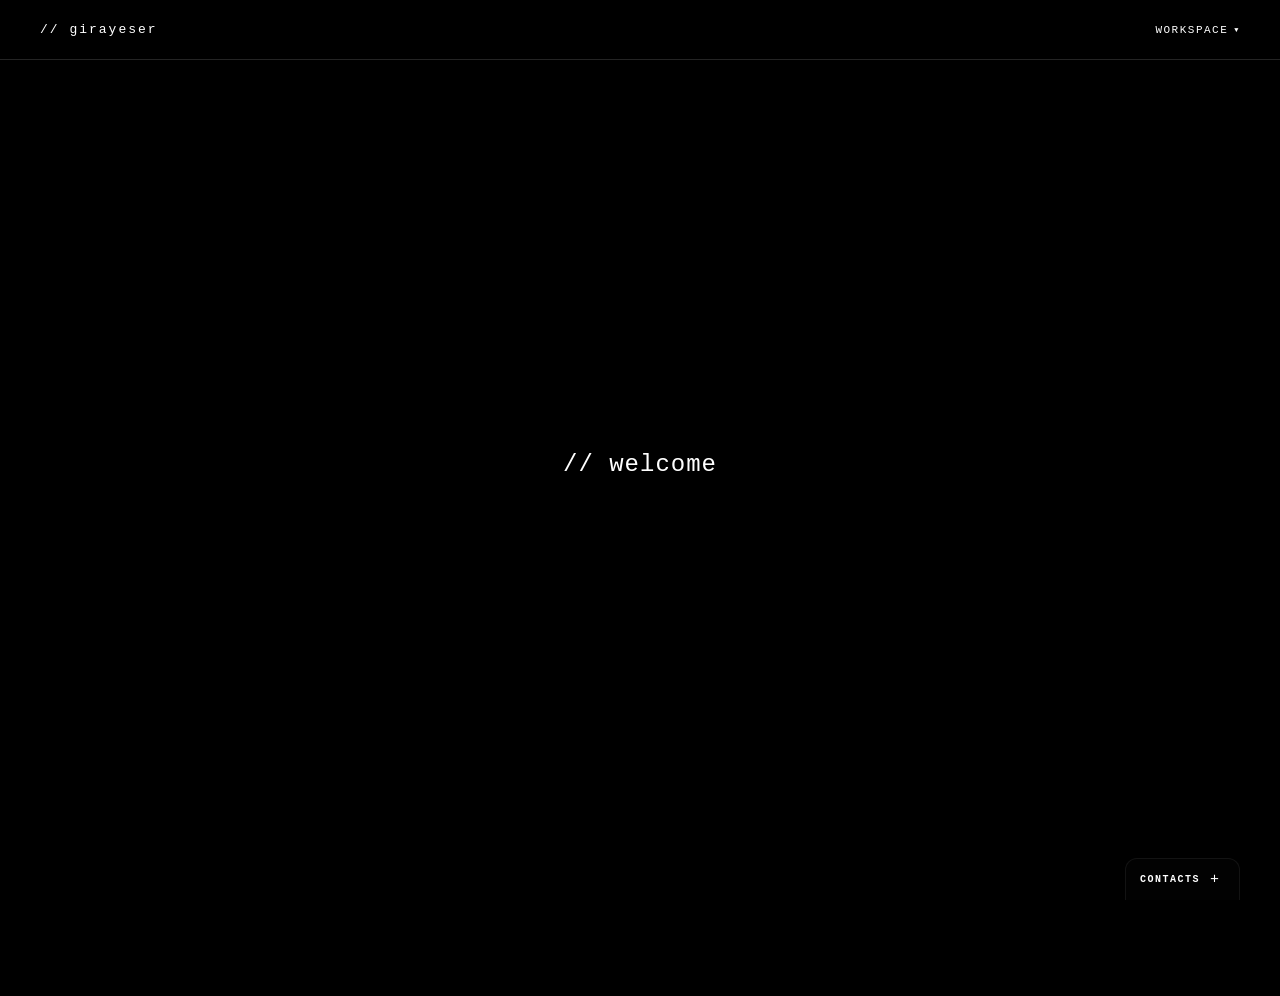
<file: index.html>
<!DOCTYPE html>
<html lang="en">
<head>
<meta charset="UTF-8">
<meta name="viewport" content="width=device-width, initial-scale=1.0">
<meta http-equiv="Content-Security-Policy" content="default-src 'self'; script-src 'self' 'unsafe-inline'; style-src 'self' 'unsafe-inline' https://fonts.googleapis.com; font-src 'self' https://fonts.gstatic.com; img-src 'self' data: https:;">
<meta http-equiv="X-Frame-Options" content="DENY">
<meta name="referrer" content="strict-origin-when-cross-origin">
<meta name="description" content="Giray Eser - Web Developer">
<title>Giray Eser</title>
<link href="https://fonts.googleapis.com/css2?family=Inter:wght@300;400;600;900&family=Space+Mono:wght@400;700&display=swap" rel="stylesheet">
<link rel="stylesheet" href="assets/shared.css">
<style>
/* HOME PAGE SPECIFIC */
.hero {
  min-height: 100vh;
  display: flex;
  align-items: center;
  justify-content: center;
  padding-top: 60px;
  position: relative;
  z-index: 1;
}

.hero-content {
  text-align: center;
  max-width: 800px;
}

.hero-subtitle {
  font-size: clamp(16px, 2vw, 24px);
  color: var(--accent);
  font-family: var(--mono);
  letter-spacing: 1px;
  margin-bottom: 32px;
  text-transform: uppercase;
}

.hero-description {
  font-size: 18px;
  color: var(--muted);
  line-height: 1.8;
  margin-bottom: 48px;
  max-width: 600px;
  margin-left: auto;
  margin-right: auto;
}

@media(max-width:640px) {
  .hero {
    min-height: auto;
    padding: 100px 0 80px;
  }
  
  .hero-description {
    margin-bottom: 32px;
    font-size: 14px;
  }
}
</style>
</head>
<body>
<canvas id="stars"></canvas>

<nav>
  <div class="nav-logo" onclick="window.location.href='index.html'">// girayeser</div>
  <div class="nav-right">
    <div class="workspace-dropdown">
      <button class="dropdown-trigger" data-i18n="nav_workspace">workspace</button>
      <div class="dropdown-menu">
        <a href="webpages/portfolio.html" class="dropdown-item">Portfolio</a>
      </div>
    </div>

  </div>
</nav>

<div class="page">
  <div class="hero">
    <div class="hero-content reveal">
      <div class="hero-subtitle">// welcome</div>
    </div>
  </div>

  <div class="contact-drawer" id="contactDrawer">
    <div class="contact-list" id="contactList">
      <a href="https://www.linkedin.com/in/giray-eser-3a41232b4/" target="_blank" rel="noopener noreferrer" class="contact-link">
        <svg viewBox="0 0 24 24"><path d="M20.447 20.452h-3.554v-5.569c0-1.328-.027-3.037-1.852-3.037-1.853 0-2.136 1.445-2.136 2.939v5.667H9.351V9h3.414v1.561h.046c.477-.9 1.637-1.85 3.37-1.85 3.601 0 4.267 2.37 4.267 5.455v6.286zM5.337 7.433c-1.144 0-2.063-.926-2.063-2.065 0-1.138.92-2.063 2.063-2.063 1.14 0 2.064.925 2.064 2.063 0 1.139-.925 2.065-2.064 2.065zm1.782 13.019H3.555V9h3.564v11.452zM22.225 0H1.771C.792 0 0 .774 0 1.729v20.542C0 23.227.792 24 1.771 24h20.451C23.2 24 24 23.227 24 22.271V1.729C24 .774 23.2 0 22.225 0z"/></svg>
        LinkedIn
      </a>
      <a href="https://github.com/girayeser" target="_blank" rel="noopener noreferrer" class="contact-link">
        <svg viewBox="0 0 24 24"><path d="M12 .297c-6.63 0-12 5.373-12 12 0 5.303 3.438 9.8 8.205 11.385.6.113.82-.258.82-.577 0-.285-.01-1.04-.015-2.04-3.338.724-4.042-1.61-4.042-1.61C4.422 18.07 3.633 17.7 3.633 17.7c-1.087-.744.084-.729.084-.729 1.205.084 1.838 1.236 1.838 1.236 1.07 1.835 2.809 1.305 3.495.998.108-.776.417-1.305.76-1.605-2.665-.3-5.466-1.332-5.466-5.93 0-1.31.465-2.38 1.235-3.22-.135-.303-.54-1.523.105-3.176 0 0 1.005-.322 3.3 1.23.96-.267 1.98-.399 3-.405 1.02.006 2.04.138 3 .405 2.28-1.552 3.285-1.23 3.285-1.23.645 1.653.24 2.873.12 3.176.765.84 1.23 1.91 1.23 3.22 0 4.61-2.805 5.625-5.475 5.92.42.36.81 1.096.81 2.22 0 1.605-.015 2.896-.015 3.286 0 .315.21.69.825.57C20.565 22.092 24 17.592 24 12.297c0-6.627-5.373-12-12-12"/></svg>
        GitHub
      </a>
      <a href="https://www.instagram.com/girayeser/" target="_blank" rel="noopener noreferrer" class="contact-link">
        <svg viewBox="0 0 24 24"><path d="M12 2.163c3.204 0 3.584.012 4.85.07 3.252.148 4.771 1.691 4.919 4.919.058 1.265.069 1.645.069 4.849 0 3.205-.012 3.584-.069 4.849-.149 3.225-1.664 4.771-4.919 4.919-1.266.058-1.644.07-4.85.07-3.204 0-3.584-.012-4.849-.07-3.26-.149-4.771-1.699-4.919-4.92-.058-1.265-.07-1.644-.07-4.849 0-3.204.013-3.583.07-4.849.149-3.227 1.664-4.771 4.919-4.919 1.266-.057 1.645-.069 4.849-.069zm0-2.163c-3.259 0-3.667.014-4.947.072-4.358.2-6.78 2.618-6.98 6.98-.059 1.281-.073 1.689-.073 4.948 0 3.259.014 3.668.072 4.948.2 4.358 2.618 6.78 6.98 6.98 1.281.058 1.689.072 4.948.072 3.259 0 3.668-.014 4.948-.072 4.354-.2 6.782-2.618 6.979-6.98.059-1.28.073-1.689.073-4.948 0-3.259-.014-3.667-.072-4.947-.196-4.354-2.617-6.78-6.979-6.98-1.281-.059-1.69-.073-4.949-.073zM5.838 12a6.162 6.162 0 1 1 12.324 0 6.162 6.162 0 0 1-12.324 0zM12 16a4 4 0 1 1 0-8 4 4 0 0 1 0 8zm4.965-10.322a1.44 1.44 0 1 1 2.881.001 1.44 1.44 0 0 1-2.881-.001z"/></svg>
        Instagram
      </a>
    </div>
    <div class="drawer-trigger" onclick="toggleContacts()">
      <span id="contactText" data-i18n="drawer_contacts">Contacts</span>
      <span class="drawer-icon">+</span>
    </div>
  </div>
</div>

<script src="assets/shared.js"></script>
</body>
</html>
</file>
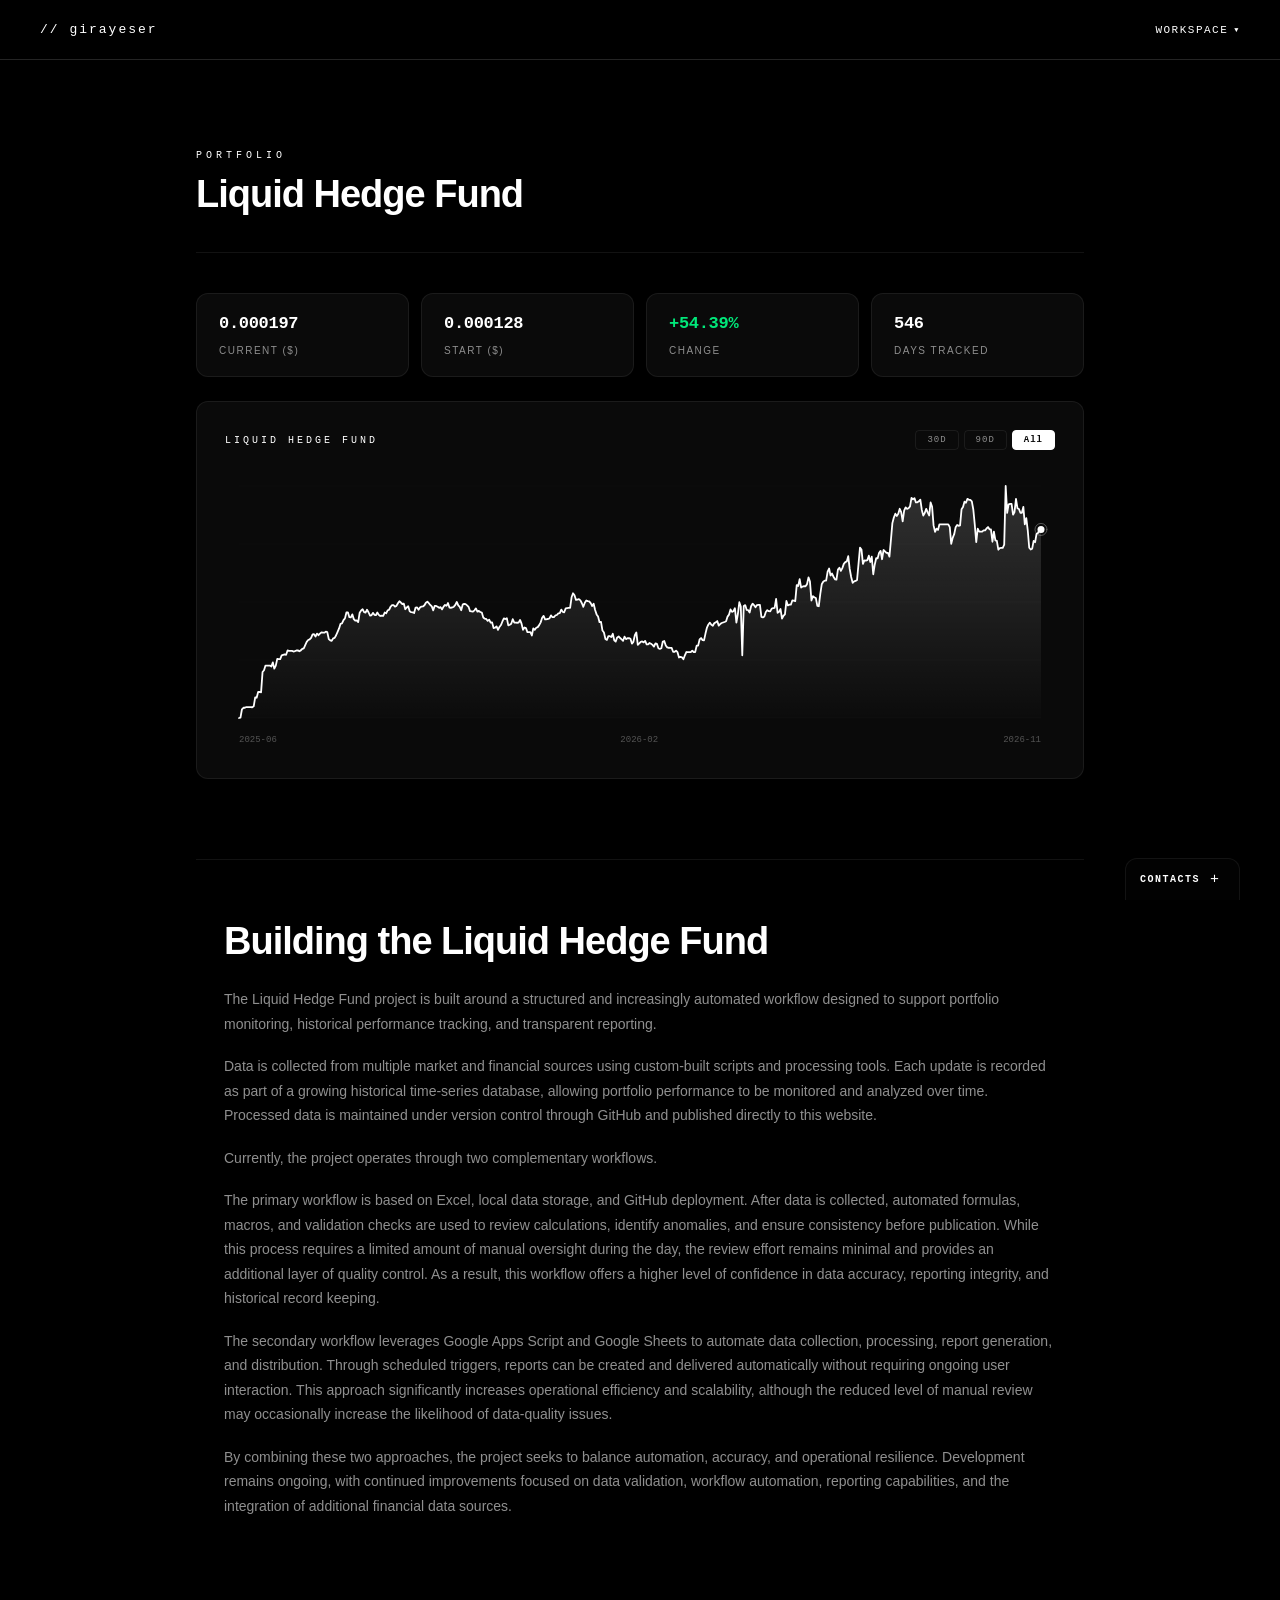
<file: webpages/portfolio.html>
<!DOCTYPE html>
<html lang="en">
<head>
<meta charset="UTF-8">
<meta name="viewport" content="width=device-width, initial-scale=1.0">
<meta http-equiv="Content-Security-Policy" content="default-src 'self'; script-src 'self' 'unsafe-inline'; style-src 'self' 'unsafe-inline' https://fonts.googleapis.com; font-src 'self' https://fonts.gstatic.com; img-src 'self' data: https:;">
<meta http-equiv="X-Frame-Options" content="DENY">
<meta name="referrer" content="strict-origin-when-cross-origin">
<meta name="description" content="Portfolio - Giray Eser">
<title>Portfolio - Giray Eser</title>
<link href="https://fonts.googleapis.com/css2?family=Inter:wght@300;400;600;900&family=Space+Mono:wght@400;700&display=swap" rel="stylesheet">
<link rel="stylesheet" href="../assets/shared.css">
<style>
/* PORTFOLIO HEADER */
.portfolio-header {
  padding-top: 150px;
  padding-bottom: 20px;
  margin-bottom: 0;
  border-bottom: 0.5px solid var(--border2);
}

.workspace {
  padding-top: 40px;
}

/* PORTFOLIO DESCRIPTION — reuses existing tokens only */
.portfolio-description {
  padding-top: 60px;
  padding-bottom: 40px;
  padding-left: var(--content-pad);
  padding-right: var(--content-pad);
  border-top: 0.5px solid var(--border2);
}

.portfolio-description .section-title {
  margin-bottom: 24px;
}

.portfolio-body-text {
  font-family: var(--font);
  font-size: 14px;
  line-height: 1.75;
  color: var(--muted);
  margin-bottom: 18px;
}

.portfolio-body-text:last-child {
  margin-bottom: 0;
}
</style>
</head>
<body>
<canvas id="stars"></canvas>

<nav>
  <div class="nav-logo" onclick="window.location.href='../index.html'">// girayeser</div>
  <div class="nav-right">
    <div class="workspace-dropdown">
      <button class="dropdown-trigger" data-i18n="nav_workspace">workspace</button>
      <div class="dropdown-menu">
        <a href="portfolio.html" class="dropdown-item active">Portfolio</a>
      </div>
    </div>

    </div></nav>

<div class="page">
  <div class="container">
    
    <div class="portfolio-header reveal">
      <div class="section-eyebrow">Portfolio</div>
      <div class="section-title">Liquid Hedge Fund</div>
    </div>

    <div class="workspace reveal">
      <div class="stat-row">
        <div class="stat-card">
          <div class="stat-val" id="statCurrent"><div class="dots"><span></span><span></span><span></span></div></div>
          <div class="stat-lbl">Current ($)</div>
        </div>
        <div class="stat-card">
          <div class="stat-val" id="statStart"><div class="dots"><span></span><span></span><span></span></div></div>
          <div class="stat-lbl">Start ($)</div>
        </div>
        <div class="stat-card">
          <div class="stat-val" id="statChange"><div class="dots"><span></span><span></span><span></span></div></div>
          <div class="stat-lbl">Change</div>
        </div>
        <div class="stat-card">
          <div class="stat-val" id="statDays"><div class="dots"><span></span><span></span><span></span></div></div>
          <div class="stat-lbl">Days tracked</div>
        </div>
      </div>

      <div class="chart-box">
        <div class="chart-toprow">
          <span class="chart-file-label">Liquid Hedge Fund</span>
          <div class="range-btns">
            <button class="range-btn" onclick="setRange(30)" data-range="30">30D</button>
            <button class="range-btn" onclick="setRange(90)" data-range="90">90D</button>
            <button class="range-btn active" onclick="setRange(0)" data-range="0">All</button>
          </div>
        </div>
        <div class="chart-wrap">
          <canvas id="mainchart"></canvas>
          <div class="chart-tip" id="chartTip"></div>
        </div>
      </div>
    </div>

    <div class="portfolio-description reveal">
      <div class="section-title">Building the Liquid Hedge Fund</div>
      <p class="portfolio-body-text">The Liquid Hedge Fund project is built around a structured and increasingly automated workflow designed to support portfolio monitoring, historical performance tracking, and transparent reporting.</p>
      <p class="portfolio-body-text">Data is collected from multiple market and financial sources using custom-built scripts and processing tools. Each update is recorded as part of a growing historical time-series database, allowing portfolio performance to be monitored and analyzed over time. Processed data is maintained under version control through GitHub and published directly to this website.</p>
      <p class="portfolio-body-text">Currently, the project operates through two complementary workflows.</p>
      <p class="portfolio-body-text">The primary workflow is based on Excel, local data storage, and GitHub deployment. After data is collected, automated formulas, macros, and validation checks are used to review calculations, identify anomalies, and ensure consistency before publication. While this process requires a limited amount of manual oversight during the day, the review effort remains minimal and provides an additional layer of quality control. As a result, this workflow offers a higher level of confidence in data accuracy, reporting integrity, and historical record keeping.</p>
      <p class="portfolio-body-text">The secondary workflow leverages Google Apps Script and Google Sheets to automate data collection, processing, report generation, and distribution. Through scheduled triggers, reports can be created and delivered automatically without requiring ongoing user interaction. This approach significantly increases operational efficiency and scalability, although the reduced level of manual review may occasionally increase the likelihood of data-quality issues.</p>
      <p class="portfolio-body-text">By combining these two approaches, the project seeks to balance automation, accuracy, and operational resilience. Development remains ongoing, with continued improvements focused on data validation, workflow automation, reporting capabilities, and the integration of additional financial data sources.</p>
    </div>

    <div class="contact-drawer" id="contactDrawer">
      <div class="contact-list" id="contactList">
        <a href="https://www.linkedin.com/in/giray-eser-3a41232b4/" target="_blank" rel="noopener noreferrer" class="contact-link">
          <svg viewBox="0 0 24 24"><path d="M20.447 20.452h-3.554v-5.569c0-1.328-.027-3.037-1.852-3.037-1.853 0-2.136 1.445-2.136 2.939v5.667H9.351V9h3.414v1.561h.046c.477-.9 1.637-1.85 3.37-1.85 3.601 0 4.267 2.37 4.267 5.455v6.286zM5.337 7.433c-1.144 0-2.063-.926-2.063-2.065 0-1.138.92-2.063 2.063-2.063 1.14 0 2.064.925 2.064 2.063 0 1.139-.925 2.065-2.064 2.065zm1.782 13.019H3.555V9h3.564v11.452zM22.225 0H1.771C.792 0 0 .774 0 1.729v20.542C0 23.227.792 24 1.771 24h20.451C23.2 24 24 23.227 24 22.271V1.729C24 .774 23.2 0 22.225 0z"/></svg>
          LinkedIn
        </a>
        <a href="https://github.com/girayeser" target="_blank" rel="noopener noreferrer" class="contact-link">
          <svg viewBox="0 0 24 24"><path d="M12 .297c-6.63 0-12 5.373-12 12 0 5.303 3.438 9.8 8.205 11.385.6.113.82-.258.82-.577 0-.285-.01-1.04-.015-2.04-3.338.724-4.042-1.61-4.042-1.61C4.422 18.07 3.633 17.7 3.633 17.7c-1.087-.744.084-.729.084-.729 1.205.084 1.838 1.236 1.838 1.236 1.07 1.835 2.809 1.305 3.495.998.108-.776.417-1.305.76-1.605-2.665-.3-5.466-1.332-5.466-5.93 0-1.31.465-2.38 1.235-3.22-.135-.303-.54-1.523.105-3.176 0 0 1.005-.322 3.3 1.23.96-.267 1.98-.399 3-.405 1.02.006 2.04.138 3 .405 2.28-1.552 3.285-1.23 3.285-1.23.645 1.653.24 2.873.12 3.176.765.84 1.23 1.91 1.23 3.22 0 4.61-2.805 5.625-5.475 5.92.42.36.81 1.096.81 2.22 0 1.605-.015 2.896-.015 3.286 0 .315.21.69.825.57C20.565 22.092 24 17.592 24 12.297c0-6.627-5.373-12-12-12"/></svg>
          GitHub
        </a>
        <a href="https://www.instagram.com/girayeser/" target="_blank" rel="noopener noreferrer" class="contact-link">
          <svg viewBox="0 0 24 24"><path d="M12 2.163c3.204 0 3.584.012 4.85.07 3.252.148 4.771 1.691 4.919 4.919.058 1.265.069 1.645.069 4.849 0 3.205-.012 3.584-.069 4.849-.149 3.225-1.664 4.771-4.919 4.919-1.266.058-1.644.07-4.85.07-3.204 0-3.584-.012-4.849-.07-3.26-.149-4.771-1.699-4.919-4.92-.058-1.265-.07-1.644-.07-4.849 0-3.204.013-3.583.07-4.849.149-3.227 1.664-4.771 4.919-4.919 1.266-.057 1.645-.069 4.849-.069zm0-2.163c-3.259 0-3.667.014-4.947.072-4.358.2-6.78 2.618-6.98 6.98-.059 1.281-.073 1.689-.073 4.948 0 3.259.014 3.668.072 4.948.2 4.358 2.618 6.78 6.98 6.98 1.281.058 1.689.072 4.948.072 3.259 0 3.668-.014 4.948-.072 4.354-.2 6.782-2.618 6.979-6.98.059-1.28.073-1.689.073-4.948 0-3.259-.014-3.667-.072-4.947-.196-4.354-2.617-6.78-6.979-6.98-1.281-.059-1.69-.073-4.949-.073zM5.838 12a6.162 6.162 0 1 1 12.324 0 6.162 6.162 0 0 1-12.324 0zM12 16a4 4 0 1 1 0-8 4 4 0 0 1 0 8zm4.965-10.322a1.44 1.44 0 1 1 2.881.001 1.44 1.44 0 0 1-2.881-.001z"/></svg>
          Instagram
        </a>
      </div>
      <div class="drawer-trigger" onclick="toggleContacts()">
        <span>Contacts</span>
        <span class="drawer-icon">+</span>
      </div>
    </div>

  </div>
</div>

<script src="../assets/shared.js"></script>
<script>
let allData=[];
let currentRange=0;

function formatValue(v){ if(Math.abs(v)>=1) return Number(v).toLocaleString(undefined,{maximumFractionDigits:4}); return Number(v).toPrecision(3);} 
const fmt=v=>{
  if(Math.abs(v)>=1000) return Number(v.toFixed(0)).toLocaleString();
  if(Math.abs(v)>=1)    return v.toFixed(4);
  return formatValue(v);
};
const fmtPct=p=>(p>=0?'+':'')+p.toFixed(2)+'%';
const getSlice=()=>currentRange>0?allData.slice(-currentRange):allData;

function renderStats(){
  if(!allData.length) return;
  const d=getSlice();
  const first=d[0].value,last=d[d.length-1].value;
  const pct=((last-first)/first)*100;
  document.getElementById('statCurrent').textContent=fmt(last);
  document.getElementById('statStart').textContent=fmt(first);
  const sc=document.getElementById('statChange');
  sc.textContent=fmtPct(pct);
  sc.className='stat-val '+(pct>=0?'up':'down');
  document.getElementById('statDays').textContent=allData.length;
}

function drawChart(){
  const canvas=document.getElementById('mainchart');
  const tip=document.getElementById('chartTip');
  const data=getSlice();
  if(!canvas||!data.length) return;

  const dpr=window.devicePixelRatio||1;
  const W=canvas.offsetWidth,H=280;
  canvas.width=W*dpr;canvas.height=H*dpr;
  canvas.style.width=W+'px';canvas.style.height=H+'px';
  const ctx=canvas.getContext('2d');
  ctx.setTransform(dpr,0,0,dpr,0,0);
  ctx.clearRect(0,0,W,H);

  const P={t:16,r:14,b:32,l:14};
  const cW=W-P.l-P.r,cH=H-P.t-P.b;
  const vals=data.map(d=>d.value);
  const min=Math.min(...vals),max=Math.max(...vals),rng=max-min||1;
  const toX=i=>P.l+(i/(data.length-1))*cW;
  const toY=v=>P.t+(1-(v-min)/rng)*cH;

  ctx.strokeStyle='rgba(255,255,255,0.035)';ctx.lineWidth=.5;
  [0,.25,.5,.75,1].forEach(t=>{
    const y=P.t+t*cH;
    ctx.beginPath();ctx.moveTo(P.l,y);ctx.lineTo(P.l+cW,y);ctx.stroke();
  });

  const grad=ctx.createLinearGradient(0,P.t,0,P.t+cH);
  grad.addColorStop(0,'rgba(255,255,255,0.16)');
  grad.addColorStop(1,'rgba(255,255,255,0.01)');
  ctx.beginPath();
  data.forEach((d,i)=>{const x=toX(i),y=toY(d.value);i===0?ctx.moveTo(x,y):ctx.lineTo(x,y);});
  ctx.lineTo(toX(data.length-1),P.t+cH);ctx.lineTo(P.l,P.t+cH);ctx.closePath();
  ctx.fillStyle=grad;ctx.fill();

  ctx.beginPath();
  data.forEach((d,i)=>{const x=toX(i),y=toY(d.value);i===0?ctx.moveTo(x,y):ctx.lineTo(x,y);});
  ctx.strokeStyle='#ffffff';ctx.lineWidth=1.8;ctx.lineJoin='round';ctx.lineCap='round';ctx.stroke();

  const lx=toX(data.length-1),ly=toY(data[data.length-1].value);
  ctx.beginPath();ctx.arc(lx,ly,3.5,0,Math.PI*2);ctx.fillStyle='#ffffff';ctx.fill();
  ctx.beginPath();ctx.arc(lx,ly,6,0,Math.PI*2);ctx.strokeStyle='rgba(255,255,255,0.3)';ctx.lineWidth=1;ctx.stroke();

  ctx.fillStyle='rgba(143,143,143,0.55)';ctx.font=`9px 'Space Mono',monospace`;
  [[0,'left'],[Math.floor((data.length-1)/2),'center'],[data.length-1,'right']].forEach(([i,a])=>{
    ctx.textAlign=a;
    const x=a==='left'?P.l:a==='right'?P.l+cW:toX(i);
    ctx.fillText(data[i].date.slice(0,7),x,H-8);
  });

  canvas._meta={P,cW,cH,data,toX,toY};
  canvas.onmousemove=e=>{
    const{P,cW,data,toX,toY}=canvas._meta;
    const rect=canvas.getBoundingClientRect();
    const mx=e.clientX-rect.left;
    if(mx<P.l||mx>P.l+cW){tip.style.display='none';return;}
    const idx=Math.round((mx-P.l)/cW*(data.length-1));
    const pt=data[Math.max(0,Math.min(idx,data.length-1))];
    const py=toY(pt.value);
    tip.style.display='block';
    tip.innerHTML=`<span style="color:var(--muted)">${pt.date}</span><br><span style="color:var(--accent);font-size:12px;font-weight:700">${fmt(pt.value)}</span>`;
    const pRect=canvas.parentElement.getBoundingClientRect();
    let tx=e.clientX-pRect.left+14;
    if(tx+160>pRect.width) tx=e.clientX-pRect.left-170;
    tip.style.left=tx+'px';
    tip.style.top=(py-18)+'px';
  };
  canvas.onmouseleave=()=>{tip.style.display='none';};
}

function setRange(n){
  currentRange=n;
  document.querySelectorAll('.range-btn').forEach(b=>
    b.classList.toggle('active',parseInt(b.dataset.range)===n)
  );
  renderStats();drawChart();
}

function sanitizeAndLoad(text) {
  const normalized = text
    .replace(/,\s*([}\]])/g, '$1')
    .replace(/"value"\s*:\s*\}/g, '"value":null}')
    .replace(/"value"\s*:\s*$/gm, '"value":null');

  const json = JSON.parse(normalized);
  const raw  = Array.isArray(json) ? json : (json.portfolio || json.data || []);

  const today = new Date();
  today.setHours(23, 59, 59, 999);

  return raw
    .filter(d =>
      d &&
      d.date &&
      d.value !== null &&
      d.value !== undefined &&
      d.value !== '' &&
      !isNaN(Number(d.value)) &&
      new Date(d.date) <= today
    )
    .map(d => ({
      date: d.date,
      value: Number(d.value)
    }));
}

function onDataLoaded(data) {
  allData = data;
  renderStats();
  drawChart();
  window.addEventListener('resize', drawChart);
}

function showDataError(err) {
  console.warn('portfolio.json:', err);
  ['statCurrent','statStart','statChange','statDays'].forEach(id => {
    document.getElementById(id).textContent = '—';
  });
  const box = document.querySelector('.chart-box');
  if (box) box.innerHTML = `
    <div style="padding:40px;text-align:center;color:var(--muted);font-family:var(--mono);font-size:11px;letter-spacing:1px;line-height:2.4">
      NO DATA<br><span style="opacity:.35;font-size:9px">portfolio.json could not be loaded</span>
    </div>`;
}

function loadPortfolioData() {
  const candidates = [
    new URL('../portfolio.json', window.location.href).href,
    new URL('/portfolio.json', window.location.href).href,
    'https://raw.githubusercontent.com/girayeser/girayeser.github.io/main/portfolio.json'
  ];

  const tryFetch = (url) => fetch(url, { cache: 'no-store' }).then(r => r.ok ? r.text() : Promise.reject(new Error(url)));

  return tryFetch(candidates[0])
    .catch(() => tryFetch(candidates[1]))
    .catch(() => tryFetch(candidates[2]))
    .catch(() => Promise.reject(new Error('portfolio data unavailable')));
}

loadPortfolioData()
  .then(text => onDataLoaded(sanitizeAndLoad(text)))
  .catch(showDataError);
</script>
</body>
</html>
</file>
<file: assets/shared.css>
:root {
  --bg: #050505;
  --accent: #ffffff;
  --text: #ffffff;
  --muted: #8f8f8f;
  --border: rgba(255,255,255,0.14);
  --border2: rgba(255,255,255,0.07);
  --panel: rgba(255,255,255,0.04);
  --green: #00e87a;
  --red: #ff5555;
  --font: 'Inter', sans-serif;
  --mono: 'Space Mono', monospace;
  --radius: 12px;
  --content-pad: 28px;
}

*,*::before,*::after{box-sizing:border-box;margin:0;padding:0;-webkit-tap-highlight-color:transparent;}
a,button{outline:none;}
a:focus-visible,button:focus-visible{outline:1px solid rgba(255,255,255,0.35);outline-offset:2px;}
html{scroll-behavior:smooth;background:#000000;}
body{font-family:var(--font);background:#000000;color:var(--text);min-height:100vh;overflow-x:hidden;margin-bottom:0;background-attachment:scroll;}

body::before{display:none;}
body::after{display:none;}

#stars{position:fixed;inset:0;z-index:0;pointer-events:none;opacity:.95;}

/* NAV */
nav{
  position:fixed;top:0;left:0;right:0;z-index:100;
  display:flex;align-items:center;justify-content:space-between;
  padding:0 40px;height:60px;
  background:rgba(0,0,0,1);
  backdrop-filter:none;
  -webkit-backdrop-filter:none;
  border-bottom:0.5px solid var(--border);
  box-shadow:none;
}

.nav-logo{
  font-family:var(--mono);font-size:13px;color:var(--accent);
  letter-spacing:2px;cursor:pointer;user-select:none;
  transition:color 0.2s;
}

.nav-logo:hover { color: var(--text); }

.nav-right {
  display: flex;
  align-items: center;
  gap: 20px;
}

/* WORKSPACE DROPDOWN */
.workspace-dropdown {
  position: relative;
}

.dropdown-trigger {
  font-family: var(--mono);
  font-size: 11px;
  color: var(--text);
  text-decoration: none;
  letter-spacing: 1.5px;
  text-transform: uppercase;
  transition: color 0.2s ease;
  cursor: pointer;
  padding: 8px 0;
  display: flex;
  align-items: center;
  gap: 6px;
  background: transparent;
  border: none;
  border-radius: 0;
}

.dropdown-trigger:hover { color: var(--accent); border-color: rgba(255,255,255,0.2); }

.dropdown-trigger::after {
  content: '\25BC';
  font-size: 7px;
  transition: transform 0.3s;
}

.dropdown-trigger.active::after {
  transform: rotate(180deg);
}

.dropdown-menu {
  position: absolute;
  top: 100%;
  right: 0;
  left: auto;
  width: fit-content;
  background: var(--bg);
  border: none;
  border-radius: var(--radius);
  margin-top: 0;
  opacity: 0;
  visibility: hidden;
  transform: translateY(-10px);
  transition: all 0.3s cubic-bezier(0.22, 1, 0.36, 1);
  box-shadow: 0 16px 40px rgba(0,0,0,0.7);
  overflow: hidden;
  z-index: 1000;
}

.dropdown-menu.open {
  opacity: 1;
  visibility: visible;
  transform: translateY(0);
}

.dropdown-item {
  display: block;
  margin: 0 4px 4px 4px;
  padding: 12px 16px;
  font-family: var(--mono);
  font-size: 9px;
  color: var(--text);
  text-decoration: none;
  letter-spacing: 1.5px;
  text-transform: uppercase;
  border: 0.5px solid transparent;
  border-radius: calc(var(--radius) - 4px);
  transition: all 0.2s;
  white-space: nowrap;
}

.dropdown-item:hover,
.dropdown-item.active {
  border-color: rgba(255,255,255,0.2);
  background: rgba(255,255,255,0.04);
  color: var(--accent);
  padding-left: 20px;
}

.lang-toggle{
  display:flex;
  background:var(--panel);
  border:0.5px solid var(--border2);
  border-radius:6px;
  overflow:hidden;
}

.lang-btn{
  font-family:var(--mono);
  font-size:11px;
  padding:5px 12px;
  cursor:pointer;
  color:var(--muted);
  background:none;
  border:none;
  letter-spacing:1px;
  transition:all .2s;
}

.lang-btn.active{
  background:var(--accent);
  color:var(--bg);
  font-weight:700;
}

/* PAGE */
.page{
  position:relative;
  z-index:1;
  padding-bottom:96px;
}

.container{
  max-width:960px;
  margin:0 auto;
  padding:0 36px;
}

/* SECTION HEADER */
.section-eyebrow {
  font-family: var(--mono);
  font-size: 10px;
  color: var(--accent);
  letter-spacing: 4px;
  text-transform: uppercase;
  margin-bottom: 12px;
}

.section-title {
  font-size: clamp(26px, 3.5vw, 38px);
  font-weight: 900;
  letter-spacing: -1px;
  color: #fff;
  margin-bottom: 16px;
}

/* STAT CARDS */
.stat-row{
  display:flex;
  gap:12px;
  flex-wrap:wrap;
  margin-bottom:24px;
}

.stat-card{
  flex:1;
  min-width:130px;
  background:var(--panel);
  border:0.5px solid var(--border2);
  border-radius:var(--radius);
  padding:20px 22px;
  transition:border-color .2s;
}

.stat-card:hover{
  border-color:rgba(255,255,255,.18);
}

.stat-val{
  font-family:var(--mono);
  font-size:17px;
  font-weight:700;
  color:#fff;
  margin-bottom:7px;
  letter-spacing:-.3px;
  min-height:24px;
}

.stat-val.up{
  color:var(--green);
}

.stat-val.down{
  color:var(--red);
}

.stat-lbl{
  font-size:10px;
  color:var(--muted);
  letter-spacing:1.5px;
  text-transform:uppercase;
}

/* CHART */
.chart-box{
  background:var(--panel);
  border:0.5px solid var(--border2);
  border-radius:var(--radius);
  padding:var(--content-pad);
  position:relative;
  margin-bottom: 80px;
}

.chart-toprow{
  display:flex;
  justify-content:space-between;
  align-items:center;
  margin-bottom:20px;
  flex-wrap:wrap;
  gap:12px;
}

.chart-file-label{
  font-family:var(--mono);
  font-size:10px;
  color:var(--accent);
  letter-spacing:3px;
  text-transform:uppercase;
}

.range-btns{
  display:flex;
  gap:5px;
}

.range-btn{
  font-family:var(--mono);
  font-size:9px;
  padding:4px 11px;
  border-radius:4px;
  border:0.5px solid var(--border2);
  background:none;
  color:var(--muted);
  cursor:pointer;
  letter-spacing:1px;
  transition:all .15s;
}

.range-btn.active{
  background:var(--accent);
  color:var(--bg);
  border-color:var(--accent);
  font-weight:700;
}

.range-btn:hover:not(.active){
  border-color:var(--accent);
  color:var(--accent);
}

.chart-wrap{
  position:relative;
}

canvas{
  width:100%;
  height:280px;
  display:block;
  cursor:crosshair;
}

.chart-tip{
  position:absolute;
  background:rgba(0,0,0,.95);
  border:0.5px solid var(--border);
  border-radius:7px;
  padding:9px 14px;
  font-family:var(--mono);
  font-size:10px;
  color:var(--text);
  pointer-events:none;
  display:none;
  z-index:20;
  white-space:nowrap;
  box-shadow:0 4px 20px rgba(0,0,0,.4);
}

.chart-note{
  margin-top:12px;
  font-size:10px;
  color:var(--muted);
  text-align:right;
  font-family:var(--mono);
}

/* LOADING DOTS */
.dots{
  display:inline-flex;
  gap:4px;
  align-items:center;
}

.dots span{
  width:4px;
  height:4px;
  border-radius:50%;
  background:var(--accent);
  animation:blink 1.2s ease-in-out infinite;
}

.dots span:nth-child(2){
  animation-delay:.2s;
}

.dots span:nth-child(3){
  animation-delay:.4s;
}

@keyframes blink{
  0%,80%,100%{opacity:.2}
  40%{opacity:1}
}

/* CONTACT DRAWER — FIXED, BOTTOM RIGHT, DOES NOT MOVE ON SCROLL */
.contact-drawer {
  position: fixed;
  bottom: 0;
  right: 40px;
  left: auto;
  width: fit-content;
  margin-top: 0;
  background: rgba(3,3,3,0.97);
  border: 0.5px solid var(--border2);
  border-bottom: none;
  border-top-left-radius: var(--radius);
  border-top-right-radius: var(--radius);
  z-index: 400;
  box-shadow: 0 -16px 44px rgba(0,0,0,0.55);
  display: flex;
  flex-direction: column;
  align-items: stretch;
  overflow: hidden;
  backdrop-filter: none;
  -webkit-backdrop-filter: none;
  padding: 0;
  transition: border-color 0.3s ease;
}

.contact-drawer:hover {
  border-color: rgba(255,255,255,0.2);
}

.contact-list {
  max-height: 0;
  overflow: hidden;
  transition: max-height 0.4s cubic-bezier(0.16, 1, 0.3, 1);
  display: flex;
  flex-direction: column;
  flex-wrap: nowrap;
  gap: 0;
  align-items: stretch;
  width: auto;
}

.contact-list.open { 
  max-height: 220px; 
}

.contact-drawer:not(.active) .contact-list {
  border-top: none;
}

.contact-link {
  padding: 13px 22px;
  font-size: 10px;
  font-family: var(--mono);
  color: var(--muted);
  text-decoration: none;
  letter-spacing: 1px;
  text-transform: uppercase;
  border-bottom: 0.5px solid var(--border2);
  border-right: none;
  display: flex;
  align-items: center;
  gap: 10px;
  transition: all 0.2s;
  background: transparent;
  width: auto;
  justify-content: flex-start;
  white-space: nowrap;
}

.contact-link:last-child {
  border-bottom: none;
}

.contact-link svg { 
  width: 12px; 
  height: 12px; 
  fill: currentColor;
  flex-shrink: 0;
}

.contact-link:hover {
  background: rgba(255,255,255,0.05);
  color: var(--text);
  padding-left: 28px;
}

.drawer-trigger {
  padding: 15px 22px;
  font-family: var(--mono);
  font-size: 10px;
  font-weight: 700;
  color: var(--text);
  cursor: pointer;
  display: flex;
  justify-content: flex-start;
  align-items: center;
  text-transform: uppercase;
  letter-spacing: 1.5px;
  transition: color 0.3s;
  border: none;
  background: transparent;
  text-align: left;
  gap: 10px;
  width: auto;
}

.drawer-trigger:hover { 
  color: var(--muted); 
}

.drawer-icon { 
  font-size: 15px; 
  font-weight: 300; 
  transition: transform 0.3s ease; 
}

.contact-drawer.active .drawer-icon { 
  transform: rotate(45deg); 
}

/* FOOTER */
footer{
  padding:0;
  border-top:none;
  display:none;
  justify-content:center;
  align-items:center;
  margin-bottom: 0;
}

.footer-mono{
  font-family:var(--mono);
  font-size:10px;
  color:var(--muted);
  letter-spacing:.5px;
}

/* REVEAL */
.reveal{
  opacity:0;
  transform:translateY(16px);
  transition:opacity .7s cubic-bezier(.22,1,.36,1),transform .7s cubic-bezier(.22,1,.36,1);
}

.reveal.on{
  opacity:1;
  transform:none;
}

@keyframes fadeUp{
  from{opacity:0;transform:translateY(22px)}
  to{opacity:1;transform:none}
}

@keyframes drift{
  from{transform:translate3d(-3%, -2%, 0) scale(1)}
  to{transform:translate3d(3%, 2%, 0) scale(1.03)}
}

/* HOME PAGE */
.hero {
  min-height: 100vh;
  min-height: 100dvh;
  display: flex;
  align-items: center;
  justify-content: center;
  padding-top: 60px;
  position: relative;
  z-index: 1;
}

.hero-content {
  text-align: center;
  max-width: 800px;
}

.hero-title {
  font-size: clamp(32px, 6vw, 72px);
  font-weight: 900;
  letter-spacing: -2px;
  margin-bottom: 24px;
  color: #fff;
  line-height: 1.1;
}

.hero-subtitle {
  font-size: clamp(16px, 2vw, 24px);
  color: var(--accent);
  font-family: var(--mono);
  letter-spacing: 1px;
  margin-bottom: 32px;
  text-transform: uppercase;
}

.hero-description {
  font-size: 18px;
  color: var(--muted);
  line-height: 1.8;
  margin-bottom: 48px;
  max-width: 600px;
  margin-left: auto;
  margin-right: auto;
}

/* PORTFOLIO PAGE */
.portfolio-header {
  padding-top: 150px;
  padding-bottom: 20px;
  margin-bottom: 40px;
}

/* RESPONSIVE */
@media(max-width:900px){
  nav{padding:0 24px;}
  .container{padding:0 24px;}
  .hero{padding:120px 0 100px;}
  .stat-row{gap:10px;}
  .stat-card{min-width:calc(50% - 6px);} 
  .chart-box{margin-bottom:100px;}
  :root{--content-pad:20px;}
  .contact-drawer{right:24px;left:auto;width:200px;bottom:0;}
  .site-footer{justify-content:center;padding:32px 24px 120px;}
}

@media(max-width:640px){
  nav{
    padding:12px 20px;
    min-height:60px;
    flex-wrap:wrap;
    gap:10px;
  }
  .container{padding:0 20px;}
  .stat-row{gap:8px;}
  .stat-card{flex:1 1 calc(50% - 8px);min-width:0;}
  .chart-box {margin-bottom:96px;}
  :root{--content-pad:16px;}
  .hero-title {margin-bottom:16px;}
  .hero-description {margin-bottom:32px;font-size:14px;}
  .contact-drawer{bottom:0;right:16px;left:auto;width:min(200px, calc(100vw - 32px));max-width:200px;}
  .contact-link{padding:13px 16px;font-size:10px;}
  .drawer-trigger{padding:14px 16px;}
}


.brand-lower,.nav-logo,.hero-subtitle{text-transform:lowercase!important;}
.nav-logo{letter-spacing:2px}
.stat-card,.chart-box{transition:all .3s ease;}
.stat-card:hover,.chart-box:hover{transform:translateY(-3px);box-shadow:0 10px 30px rgba(255,255,255,.06);}
.site-footer{display:flex;justify-content:flex-end;padding:30px 0 90px;border-top:.5px solid var(--border2);}
.footer-right{display:flex;gap:20px;align-items:center;font-family:var(--mono);}
.footer-right a{color:var(--muted);text-decoration:none;}
.footer-right a:hover{color:var(--accent);}
.drawer-trigger{justify-content:space-between;gap:10px;}

.nav-logo,.hero-subtitle{text-transform:lowercase;}
.site-footer{display:flex;justify-content:flex-end;align-items:center;padding:40px 0;border-top:.5px solid var(--border2);}
.footer-dropdown{position:relative;}
.footer-trigger{background:none;border:none;color:var(--text);font-family:var(--mono);font-size:11px;letter-spacing:2px;cursor:pointer;}
.footer-menu{position:absolute;right:0;bottom:40px;min-width:180px;background:var(--bg);border:.5px solid var(--border2);border-radius:12px;opacity:0;visibility:hidden;transform:translateY(10px);transition:.25s;}
.footer-menu.open{opacity:1;visibility:visible;transform:none;}
.footer-menu a{display:block;padding:12px 18px;color:var(--muted);text-decoration:none;font-family:var(--mono);font-size:10px;}
.footer-menu a:hover{color:var(--accent);background:rgba(255,255,255,.06);}


/* Dropdown redesign */
.dropdown-menu{
  top:100%;
  margin:0;
  background:transparent;
  border:none;
  border-radius:0;
  box-shadow:none;
  overflow:visible;
}

.dropdown-item{
  margin:0;
  padding:10px 0;
  border:none;
  border-radius:0;
  text-align:right;
}

.dropdown-item:hover,
.dropdown-item.active{
  background:transparent;
  border:none;
  padding-left:0;
}


/* Final dropdown alignment fix */
.dropdown-menu{
  top: calc(100% + 2px) !important;
  background: var(--bg) !important;
  border-radius: 12px !important;
  box-shadow: 0 12px 30px rgba(0,0,0,.45) !important;
  overflow: hidden !important;
}

.dropdown-item{
  padding: 10px 14px !important;
  text-align: center !important;
}

/* Keep contacts compact on all devices */
.contact-drawer{
  width: fit-content !important;
  min-width: unset !important;
  max-width: fit-content !important;
}

.contact-list{
  width: fit-content !important;
}

.drawer-trigger{
  width: fit-content !important;
  padding: 12px 14px !important;
}

.contact-link{
  padding: 12px 14px !important;
}

@media(max-width:640px){
  .contact-drawer{
    width: fit-content !important;
    min-width: unset !important;
    max-width: fit-content !important;
  }
}
</file>
